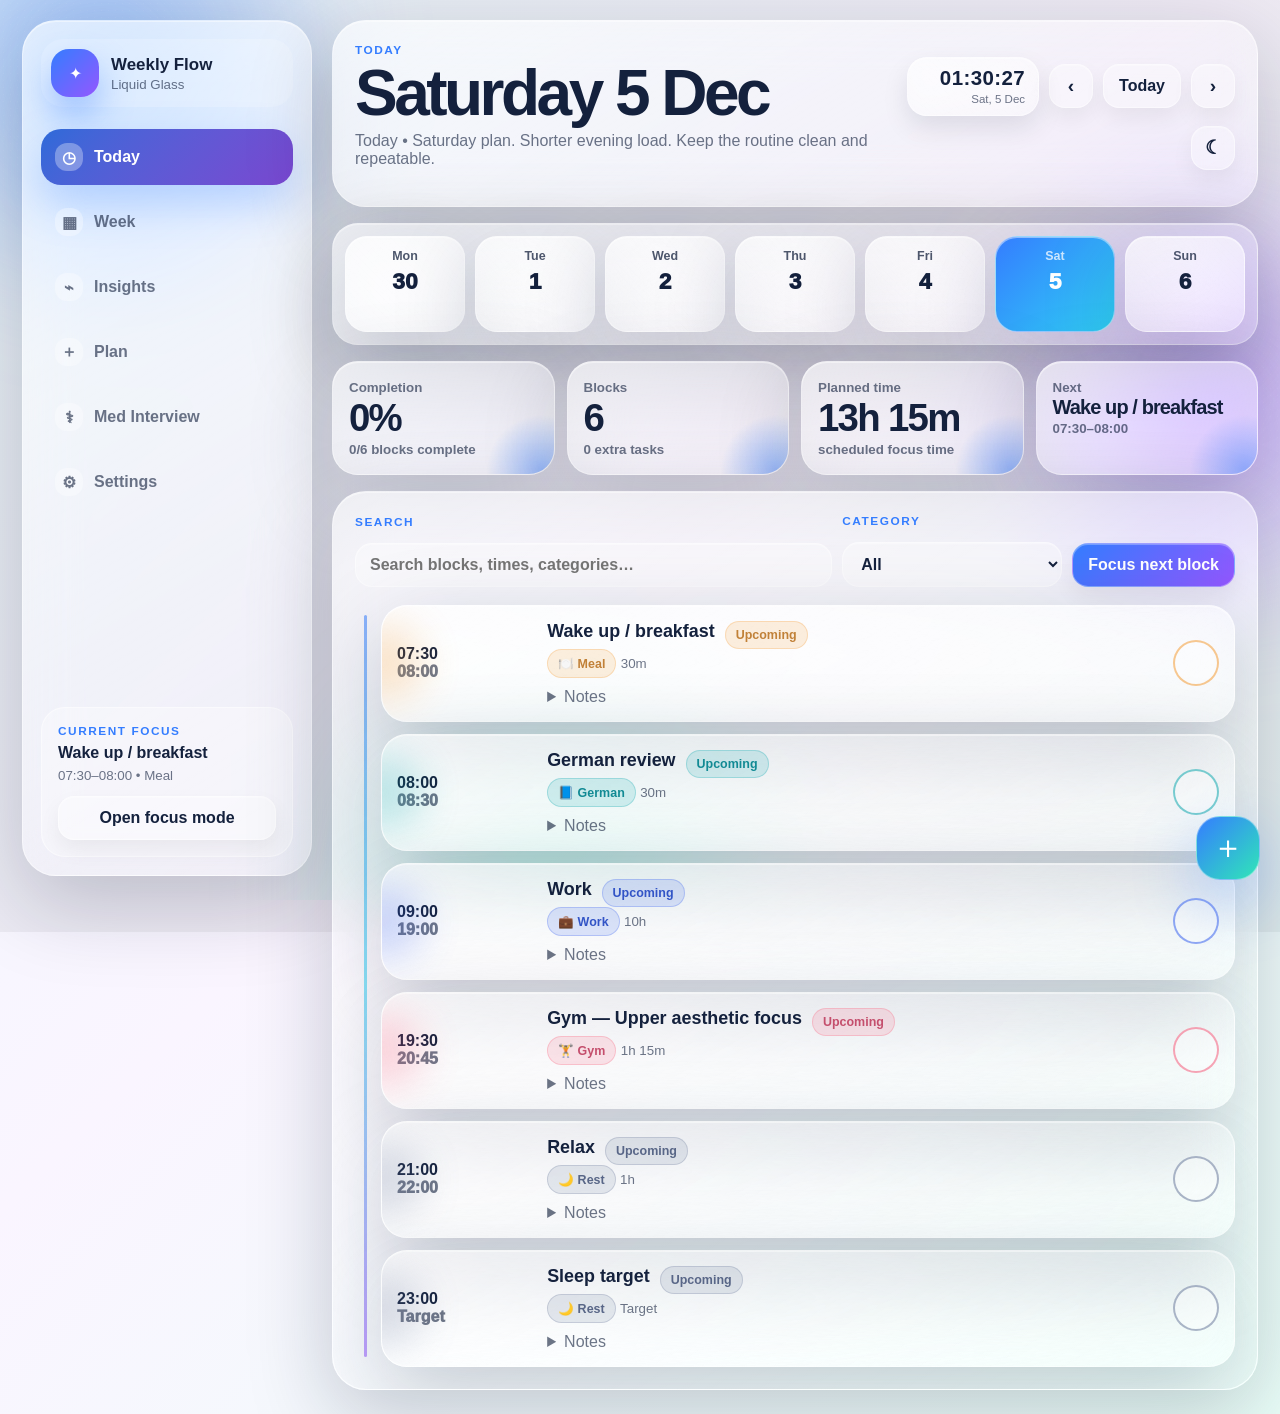
<file: index.html>
<!doctype html>
<html lang="en" data-theme="system">
<head>
  <meta charset="utf-8" />
  <meta name="viewport" content="width=device-width, initial-scale=1, viewport-fit=cover" />
  <meta name="theme-color" content="#EFFAFF" media="(prefers-color-scheme: light)" />
  <meta name="theme-color" content="#090C17" media="(prefers-color-scheme: dark)" />
  <title>Weekly Flow — Liquid Glass</title>
  <meta name="description" content="A Liquid Glass weekly timetable and progress web app." />
  <meta name="application-name" content="Weekly Flow" />
  <meta name="apple-mobile-web-app-capable" content="yes" />
  <meta name="apple-mobile-web-app-title" content="Weekly Flow" />
  <meta name="apple-mobile-web-app-status-bar-style" content="black-translucent" />
  <meta name="mobile-web-app-capable" content="yes" />
  <meta name="format-detection" content="telephone=no" />
  <link rel="manifest" href="manifest.json" />
  <link rel="icon" type="image/png" sizes="192x192" href="icon-192.png" />
  <link rel="icon" type="image/png" sizes="512x512" href="icon-512.png" />
  <link rel="apple-touch-icon" sizes="180x180" href="icon-180.png" />
  <link rel="apple-touch-startup-image" media="(device-width: 390px) and (device-height: 844px) and (-webkit-device-pixel-ratio: 3)" href="splash-1170x2532.png" />
  <link rel="apple-touch-startup-image" media="(device-width: 430px) and (device-height: 932px) and (-webkit-device-pixel-ratio: 3)" href="splash-1290x2796.png" />
  <link rel="apple-touch-startup-image" media="(device-width: 393px) and (device-height: 852px) and (-webkit-device-pixel-ratio: 3)" href="splash-1179x2556.png" />
  <link rel="apple-touch-startup-image" media="(device-width: 834px) and (device-height: 1194px) and (-webkit-device-pixel-ratio: 2)" href="splash-1668x2388.png" />
  <link rel="apple-touch-startup-image" media="(device-width: 1024px) and (device-height: 1366px) and (-webkit-device-pixel-ratio: 2)" href="splash-2048x2732.png" />
  <link rel="stylesheet" href="styles.css" />
</head>
<body>
  <div id="wallpaperLayer" class="wallpaper-layer" aria-hidden="true"></div>
  <div class="aurora" aria-hidden="true">
    <span class="orb orb-a"></span>
    <span class="orb orb-b"></span>
    <span class="orb orb-c"></span>
    <span class="grain"></span>
  </div>

  <div id="app" class="app-shell">
    <aside class="sidebar glass-panel">
      <button class="brand" data-action="tab" data-tab="today" aria-label="Go to today">
        <span class="brand-mark">✦</span>
        <span>
          <strong>Weekly Flow</strong>
          <small>Liquid Glass</small>
        </span>
      </button>

      <nav class="tab-nav" aria-label="Main sections">
        <button class="nav-item active" data-action="tab" data-tab="today"><span>◷</span>Today</button>
        <button class="nav-item" data-action="tab" data-tab="week"><span>▦</span>Week</button>
        <button class="nav-item" data-action="tab" data-tab="insights"><span>⌁</span>Insights</button>
        <button class="nav-item" data-action="tab" data-tab="plan"><span>＋</span>Plan</button>
        <button class="nav-item" data-action="tab" data-tab="med"><span>⚕</span>Med Interview</button>
        <button class="nav-item" data-action="tab" data-tab="settings"><span>⚙</span>Settings</button>
      </nav>

      <div class="mini-card">
        <p class="eyebrow">Current focus</p>
        <strong id="sidebarFocusTitle">—</strong>
        <small id="sidebarFocusMeta">No upcoming block</small>
        <button class="soft-button full" data-action="open-focus">Open focus mode</button>
      </div>
    </aside>

    <main class="main">
      <header class="topbar glass-panel">
        <div>
          <p class="eyebrow">Today</p>
          <h1 id="headlineDate">Weekly plan</h1>
          <p id="headlineSub" class="muted">Your day in a calm, structured timeline.</p>
        </div>
        <div class="top-actions">
          <div class="live-clock" aria-label="Live clock">
            <strong id="liveClockTime">--:--</strong>
            <small id="liveClockDate">Loading</small>
          </div>
          <button class="icon-button" data-action="prev-week" title="Previous week">‹</button>
          <button class="soft-button" data-action="go-today">Today</button>
          <button class="icon-button" data-action="next-week" title="Next week">›</button>
          <button class="icon-button" data-action="toggle-theme" title="Toggle theme">☾</button>
        </div>
      </header>

      <section class="date-strip glass-panel" id="dateStrip" aria-label="Week days"></section>

      <section class="stats-grid" id="statsGrid" aria-label="Daily summary"></section>

      <section class="content glass-panel" id="content" aria-live="polite"></section>
    </main>
  </div>

  <button class="floating-add" data-action="tab" data-tab="plan" title="Add extra task">＋</button>

  <dialog id="focusDialog" class="focus-dialog glass-panel">
    <button class="dialog-close" data-action="close-focus" aria-label="Close focus mode">×</button>
    <div id="focusContent"></div>
  </dialog>

  <div id="toast" class="toast" role="status" aria-live="polite"></div>

  <script src="app.js"></script>
</body>
</html>
</file>
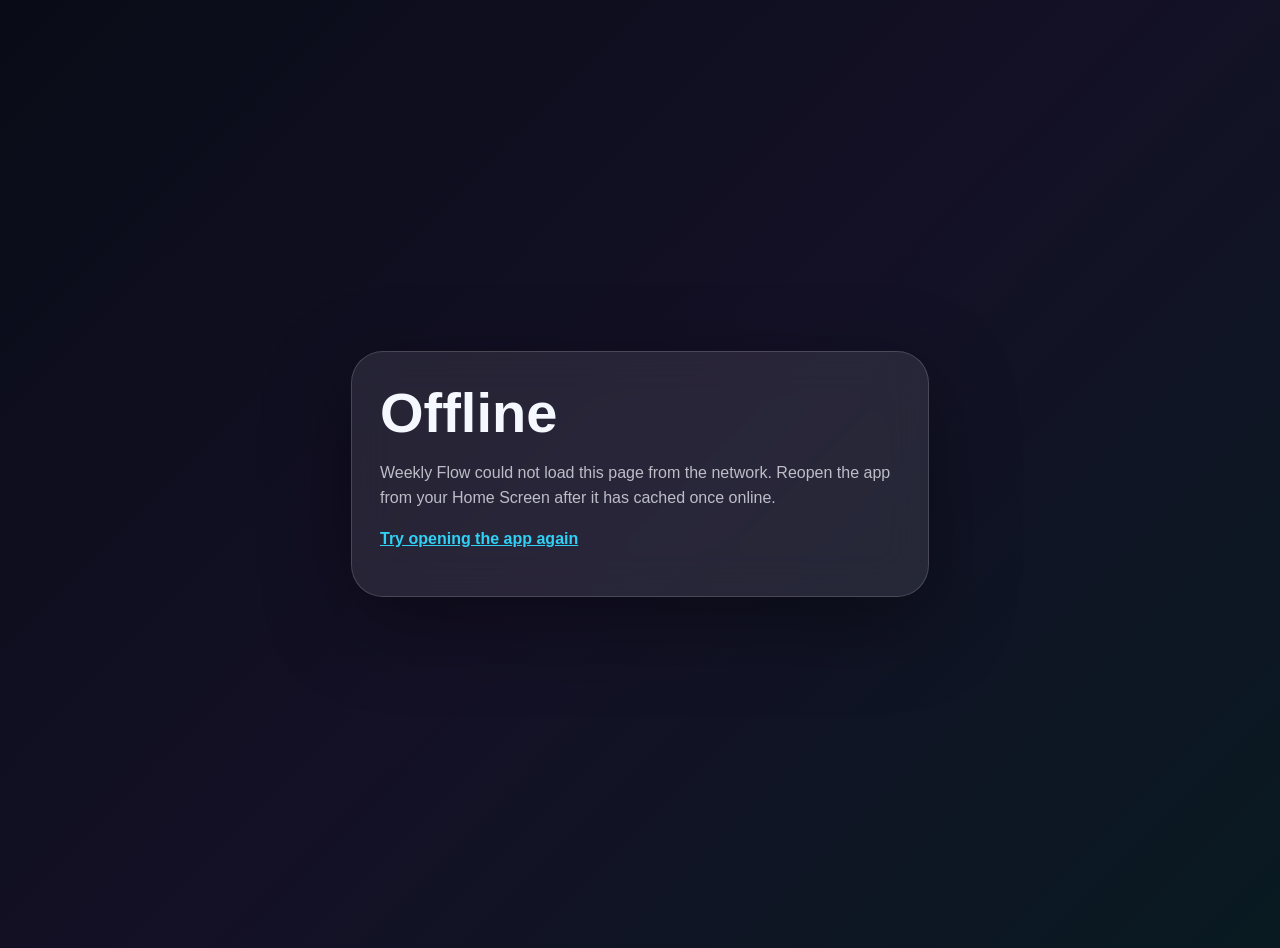
<file: offline.html>
<!doctype html>
<html lang="en">
<head>
  <meta charset="utf-8" />
  <meta name="viewport" content="width=device-width, initial-scale=1" />
  <title>Weekly Flow — Offline</title>
  <style>
    body{margin:0;min-height:100vh;display:grid;place-items:center;font-family:-apple-system,BlinkMacSystemFont,"Segoe UI",sans-serif;background:linear-gradient(135deg,#090C17,#141026,#091A21);color:#f6f8ff;padding:24px}
    .card{max-width:520px;padding:28px;border:1px solid rgba(255,255,255,.16);border-radius:32px;background:rgba(255,255,255,.09);backdrop-filter:blur(22px);box-shadow:0 26px 85px rgba(0,0,0,.38)}
    h1{margin:0 0 8px;font-size:clamp(2rem,8vw,3.5rem)}p{line-height:1.55;color:rgba(246,248,255,.72)}a{color:#30D1F5;font-weight:800}
  </style>
</head>
<body><main class="card"><h1>Offline</h1><p>Weekly Flow could not load this page from the network. Reopen the app from your Home Screen after it has cached once online.</p><p><a href="./index.html">Try opening the app again</a></p></main></body>
</html>
</file>
<file: styles.css>
:root {
  color-scheme: light dark;
  --accent: #347DFF;
  --cyan: #30D1F5;
  --violet: #9457FF;
  --mint: #30E6B8;
  --light-start: #EFFAFF;
  --light-middle: #FAF5FF;
  --light-end: #EBFFF9;
  --dark-start: #090C17;
  --dark-middle: #141026;
  --dark-end: #091A21;
  --work: #3B63ED;
  --gym: #F55C7A;
  --german: #12A8AD;
  --piano: #9C6BF0;
  --meal: #F29C36;
  --rest: #6B7A9C;
  --radius-xl: 34px;
  --radius-lg: 26px;
  --radius-md: 18px;
  --shadow: 0 26px 85px rgba(13, 21, 48, .22);
  --glass-border: rgba(255,255,255,.46);
  --glass-border-dark: rgba(255,255,255,.12);
  --text: #14213d;
  --muted: rgba(20,33,61,.62);
  --surface: rgba(255,255,255,.56);
  --surface-strong: rgba(255,255,255,.74);
  --surface-soft: rgba(255,255,255,.32);
  --timeline: rgba(30, 48, 86, .13);
  --danger: #ff4d6d;
}

[data-theme="dark"] {
  color-scheme: dark;
  --text: #f6f8ff;
  --muted: rgba(246,248,255,.66);
  --surface: rgba(14, 20, 38, .52);
  --surface-strong: rgba(19, 27, 50, .76);
  --surface-soft: rgba(255,255,255,.08);
  --glass-border: var(--glass-border-dark);
  --timeline: rgba(255,255,255,.13);
  --shadow: 0 26px 95px rgba(0,0,0,.38);
}

@media (prefers-color-scheme: dark) {
  [data-theme="system"] {
    color-scheme: dark;
    --text: #f6f8ff;
    --muted: rgba(246,248,255,.66);
    --surface: rgba(14, 20, 38, .52);
    --surface-strong: rgba(19, 27, 50, .76);
    --surface-soft: rgba(255,255,255,.08);
    --glass-border: var(--glass-border-dark);
    --timeline: rgba(255,255,255,.13);
    --shadow: 0 26px 95px rgba(0,0,0,.38);
  }
}

* { box-sizing: border-box; }
html { scroll-behavior: smooth; }
body {
  min-height: 100vh;
  margin: 0;
  font-family: ui-rounded, -apple-system, BlinkMacSystemFont, "SF Pro Display", "Inter", "Segoe UI", sans-serif;
  color: var(--text);
  background: linear-gradient(135deg, var(--light-start), var(--light-middle) 45%, var(--light-end));
  overflow-x: hidden;
}

[data-theme="dark"] body,
body:has([data-theme="dark"]) {
  background: linear-gradient(135deg, var(--dark-start), var(--dark-middle) 45%, var(--dark-end));
}

@media (prefers-color-scheme: dark) {
  [data-theme="system"] body {
    background: linear-gradient(135deg, var(--dark-start), var(--dark-middle) 45%, var(--dark-end));
  }
}


/* Lightweight wallpaper layer: static, no animation, so it keeps the original app speed. */
.wallpaper-layer {
  position: fixed;
  inset: -2%;
  z-index: -4;
  pointer-events: none;
  background-position: center;
  background-size: cover;
  background-repeat: no-repeat;
  opacity: var(--wallpaper-opacity, 0);
  filter: blur(var(--wallpaper-blur, 0px));
  transform: scale(1.03);
  transition: opacity .25s ease, filter .25s ease;
}
.wallpaper-layer::after {
  content: "";
  position: absolute;
  inset: 0;
  background: rgba(8, 10, 18, var(--wallpaper-overlay, 0));
}
body.has-wallpaper .aurora {
  opacity: .72;
}
.live-clock {
  min-width: 132px;
  padding: 10px 13px;
  border-radius: 20px;
  text-align: right;
  background: linear-gradient(150deg, rgba(255,255,255,.56), rgba(255,255,255,.22));
  border: 1px solid var(--glass-border);
  box-shadow: inset 0 1px 0 rgba(255,255,255,.38), 0 12px 26px rgba(13,21,48,.10);
  backdrop-filter: blur(14px) saturate(130%);
  -webkit-backdrop-filter: blur(14px) saturate(130%);
}
.live-clock strong {
  display: block;
  font-size: 1.28rem;
  line-height: 1;
  letter-spacing: .02em;
}
.live-clock small {
  display: block;
  margin-top: 4px;
  font-size: .72rem;
  white-space: nowrap;
}
.wallpaper-preview {
  min-height: 160px;
  border-radius: 24px;
  overflow: hidden;
  border: 1px solid var(--glass-border);
  background:
    linear-gradient(135deg, rgba(255,255,255,.58), rgba(255,255,255,.22)),
    radial-gradient(circle at 20% 15%, var(--accent), transparent 35%),
    radial-gradient(circle at 85% 30%, var(--violet), transparent 34%),
    radial-gradient(circle at 45% 90%, var(--mint), transparent 36%);
  background-size: cover;
  background-position: center;
  box-shadow: inset 0 1px 0 rgba(255,255,255,.35);
  position: relative;
}
.wallpaper-preview::after {
  content: "4:3 wallpaper preview";
  position: absolute;
  left: 14px;
  bottom: 12px;
  padding: 6px 10px;
  border-radius: 999px;
  font-weight: 800;
  font-size: .78rem;
  color: white;
  background: rgba(0,0,0,.28);
  backdrop-filter: blur(10px);
  -webkit-backdrop-filter: blur(10px);
}
.range-grid {
  display: grid;
  grid-template-columns: repeat(3, minmax(0,1fr));
  gap: 12px;
}
.range-control input[type="range"] { padding: 0; box-shadow: none; accent-color: var(--accent); }
@media (max-width: 820px) {
  .live-clock { min-width: 112px; padding: 9px 11px; }
  .live-clock strong { font-size: 1.08rem; }
  .live-clock small { font-size: .66rem; }
  .range-grid { grid-template-columns: 1fr; }
}
@media (max-width: 560px) {
  .top-actions { width: 100%; justify-content: space-between; }
  .live-clock { order: -1; width: 100%; text-align: left; }
}

button, input, select, textarea {
  font: inherit;
}
button {
  color: inherit;
  border: 0;
  cursor: pointer;
  -webkit-tap-highlight-color: transparent;
}
input, select, textarea {
  width: 100%;
  color: var(--text);
  background: var(--surface-soft);
  border: 1px solid var(--glass-border);
  border-radius: 17px;
  outline: 0;
  padding: 12px 14px;
  box-shadow: inset 0 1px 0 rgba(255,255,255,.28);
}
textarea { min-height: 104px; resize: vertical; }
label { display: grid; gap: 8px; font-weight: 700; }
small, .muted { color: var(--muted); }

.aurora {
  position: fixed;
  inset: 0;
  overflow: hidden;
  z-index: -2;
  pointer-events: none;
}
.orb {
  position: absolute;
  width: 46vmax;
  height: 46vmax;
  border-radius: 999px;
  filter: blur(42px);
  opacity: .45;
  mix-blend-mode: screen;
  transform: translate3d(0,0,0);
  animation: floaty 18s ease-in-out infinite alternate;
}
.orb-a { background: radial-gradient(circle, var(--accent), transparent 64%); left: -15vmax; top: -18vmax; }
.orb-b { background: radial-gradient(circle, var(--violet), transparent 63%); right: -18vmax; top: 8vmax; animation-delay: -6s; }
.orb-c { background: radial-gradient(circle, var(--mint), transparent 66%); left: 20vmax; bottom: -22vmax; animation-delay: -10s; }
.grain {
  position: absolute;
  inset: 0;
  opacity: .06;
  background-image: radial-gradient(rgba(255,255,255,.9) .7px, transparent .7px);
  background-size: 7px 7px;
}
@keyframes floaty {
  from { transform: translate(-3%, 2%) scale(1); }
  to { transform: translate(7%, -5%) scale(1.08); }
}

.app-shell {
  width: min(1500px, 100%);
  margin: 0 auto;
  padding: max(20px, env(safe-area-inset-top)) 22px max(24px, env(safe-area-inset-bottom));
  display: grid;
  grid-template-columns: 290px minmax(0, 1fr);
  gap: 20px;
}
.glass-panel, .glass-card, .date-card, .timeline-card, .stat-card {
  background: linear-gradient(150deg, rgba(255,255,255,.64), rgba(255,255,255,.24));
  border: 1px solid var(--glass-border);
  box-shadow: var(--shadow), inset 0 1px 0 rgba(255,255,255,.45);
  backdrop-filter: blur(26px) saturate(145%);
  -webkit-backdrop-filter: blur(26px) saturate(145%);
}
[data-theme="dark"] .glass-panel,
[data-theme="dark"] .glass-card,
[data-theme="dark"] .date-card,
[data-theme="dark"] .timeline-card,
[data-theme="dark"] .stat-card {
  background: linear-gradient(150deg, rgba(26,35,64,.72), rgba(11,16,32,.38));
  box-shadow: var(--shadow), inset 0 1px 0 rgba(255,255,255,.1);
}
@media (prefers-color-scheme: dark) {
  [data-theme="system"] .glass-panel,
  [data-theme="system"] .glass-card,
  [data-theme="system"] .date-card,
  [data-theme="system"] .timeline-card,
  [data-theme="system"] .stat-card {
    background: linear-gradient(150deg, rgba(26,35,64,.72), rgba(11,16,32,.38));
    box-shadow: var(--shadow), inset 0 1px 0 rgba(255,255,255,.1);
  }
}
.sidebar {
  position: sticky;
  top: 20px;
  align-self: start;
  min-height: calc(100vh - 44px);
  border-radius: var(--radius-xl);
  padding: 18px;
  display: flex;
  flex-direction: column;
  gap: 22px;
}
.brand {
  display: flex;
  align-items: center;
  gap: 12px;
  width: 100%;
  padding: 10px;
  text-align: left;
  border-radius: 22px;
  background: rgba(255,255,255,.18);
}
.brand-mark {
  width: 48px;
  height: 48px;
  display: grid;
  place-items: center;
  border-radius: 18px;
  color: white;
  background: linear-gradient(135deg, var(--accent), var(--violet));
  box-shadow: 0 18px 35px color-mix(in srgb, var(--accent) 42%, transparent);
}
.brand strong { display: block; font-size: 1.06rem; }
.brand small { display: block; margin-top: 2px; }
.tab-nav { display: grid; gap: 9px; }
.nav-item {
  display: flex;
  align-items: center;
  gap: 11px;
  padding: 14px;
  border-radius: 20px;
  background: transparent;
  color: var(--muted);
  font-weight: 800;
  transition: transform .22s ease, background .22s ease, color .22s ease;
}
.nav-item span {
  width: 28px;
  height: 28px;
  display: grid;
  place-items: center;
  border-radius: 12px;
  background: var(--surface-soft);
}
.nav-item:hover { transform: translateX(4px); background: var(--surface-soft); color: var(--text); }
.nav-item.active {
  color: white;
  background: linear-gradient(135deg, color-mix(in srgb, var(--accent) 85%, black), color-mix(in srgb, var(--violet) 82%, black));
  box-shadow: 0 18px 44px color-mix(in srgb, var(--accent) 28%, transparent);
}
.mini-card {
  margin-top: auto;
  padding: 16px;
  border-radius: 24px;
  background: var(--surface-soft);
  border: 1px solid var(--glass-border);
}
.mini-card strong { display: block; font-size: 1rem; margin: 4px 0; }
.main { min-width: 0; display: grid; gap: 16px; }
.topbar {
  border-radius: var(--radius-xl);
  padding: 22px;
  display: flex;
  justify-content: space-between;
  align-items: center;
  gap: 16px;
}
.eyebrow {
  margin: 0 0 6px;
  color: var(--accent);
  text-transform: uppercase;
  letter-spacing: .13em;
  font-size: .74rem;
  font-weight: 900;
}
h1, h2, h3, p { margin-top: 0; }
h1 { margin-bottom: 8px; font-size: clamp(2rem, 5vw, 4rem); line-height: .95; letter-spacing: -.055em; }
h2 { font-size: clamp(1.35rem, 2vw, 2.1rem); letter-spacing: -.035em; }
h3 { margin-bottom: 8px; }
.top-actions { display: flex; align-items: center; gap: 10px; flex-wrap: wrap; justify-content: flex-end; }
.icon-button, .soft-button, .primary-button, .danger-button {
  min-height: 44px;
  border-radius: 16px;
  padding: 0 15px;
  background: var(--surface-soft);
  border: 1px solid var(--glass-border);
  box-shadow: inset 0 1px 0 rgba(255,255,255,.28), 0 10px 22px rgba(0,0,0,.06);
  font-weight: 900;
  transition: transform .18s ease, filter .18s ease, background .18s ease;
}
.icon-button { width: 44px; padding: 0; font-size: 1.2rem; }
.primary-button {
  color: white;
  background: linear-gradient(135deg, var(--accent), var(--violet));
  border-color: rgba(255,255,255,.35);
}
.danger-button { color: white; background: linear-gradient(135deg, var(--danger), #ff8a8a); }
.soft-button.full, .primary-button.full, .danger-button.full { width: 100%; margin-top: 12px; }
.icon-button:hover, .soft-button:hover, .primary-button:hover, .danger-button:hover { transform: translateY(-2px); filter: brightness(1.04); }
.icon-button:active, .soft-button:active, .primary-button:active, .danger-button:active { transform: translateY(1px) scale(.98); }
.date-strip {
  display: grid;
  grid-template-columns: repeat(7, minmax(0, 1fr));
  gap: 10px;
  padding: 12px;
  border-radius: var(--radius-lg);
}
.date-card {
  border-radius: 22px;
  padding: 12px 10px;
  text-align: center;
  min-height: 96px;
  position: relative;
  overflow: hidden;
  transition: transform .22s ease, border-color .22s ease;
}
.date-card:hover { transform: translateY(-3px); }
.date-card.active {
  color: white;
  border-color: rgba(255,255,255,.5);
  background: linear-gradient(135deg, var(--accent), var(--cyan));
}
.date-card.today:not(.active)::after {
  content: "Today";
  position: absolute;
  top: 8px;
  right: 8px;
  font-size: .62rem;
  font-weight: 900;
  color: var(--accent);
}
.day-name { display: block; color: inherit; opacity: .75; font-size: .78rem; font-weight: 900; }
.day-num { display: block; margin: 5px 0; font-size: 1.42rem; font-weight: 950; }
.day-progress { height: 6px; border-radius: 999px; background: rgba(0,0,0,.08); overflow: hidden; }
.date-card.active .day-progress { background: rgba(255,255,255,.28); }
.day-progress > span { display: block; height: 100%; width: 0; background: currentColor; opacity: .65; border-radius: inherit; transition: width .45s ease; }
.stats-grid { display: grid; grid-template-columns: repeat(4, minmax(0, 1fr)); gap: 12px; }
.stat-card {
  border-radius: var(--radius-lg);
  padding: 16px;
  min-height: 112px;
  overflow: hidden;
  position: relative;
}
.stat-card::after {
  content: "";
  position: absolute;
  width: 120px;
  height: 120px;
  right: -48px;
  bottom: -56px;
  border-radius: 999px;
  background: radial-gradient(circle, color-mix(in srgb, var(--accent) 45%, transparent), transparent 65%);
}
.stat-card strong { display: block; font-size: clamp(1.5rem, 4vw, 2.4rem); letter-spacing: -.045em; }
.stat-card small { font-weight: 800; }
.content { border-radius: var(--radius-xl); padding: 22px; min-height: 520px; overflow: hidden; }
.view { animation: rise .35s cubic-bezier(.2,.9,.2,1); }
@keyframes rise { from { opacity: 0; transform: translateY(12px); } to { opacity: 1; transform: translateY(0); } }
.toolbar { display: grid; grid-template-columns: minmax(0, 1.4fr) 220px auto; gap: 10px; align-items: end; margin-bottom: 18px; }
.timeline { position: relative; display: grid; gap: 12px; padding-left: 26px; }
.timeline::before {
  content: "";
  position: absolute;
  left: 9px;
  top: 10px;
  bottom: 10px;
  width: 3px;
  border-radius: 999px;
  background: linear-gradient(var(--accent), var(--cyan), var(--violet));
  opacity: .55;
}
.timeline-card {
  position: relative;
  display: grid;
  grid-template-columns: minmax(80px, .22fr) minmax(0, 1fr) auto;
  gap: 16px;
  align-items: center;
  border-radius: var(--radius-lg);
  padding: 15px;
  overflow: hidden;
  transition: transform .2s ease, opacity .2s ease, border-color .2s ease;
}
.timeline-card:hover { transform: translateY(-3px); }
.timeline-card::before {
  content: "";
  position: absolute;
  left: -35px;
  width: 75px;
  height: 75px;
  border-radius: 999px;
  background: var(--cat-color, var(--accent));
  filter: blur(20px);
  opacity: .26;
}
.timeline-dot {
  position: absolute;
  left: -24px;
  top: 24px;
  width: 17px;
  height: 17px;
  border-radius: 999px;
  background: var(--cat-color, var(--accent));
  border: 3px solid color-mix(in srgb, var(--cat-color, var(--accent)) 24%, white);
  box-shadow: 0 0 0 7px color-mix(in srgb, var(--cat-color, var(--accent)) 14%, transparent);
}
.time-block { font-weight: 950; color: var(--muted); }
.time-block strong { display: block; color: var(--text); }
.category-pill, .badge {
  display: inline-flex;
  align-items: center;
  gap: 6px;
  padding: 6px 10px;
  border-radius: 999px;
  background: color-mix(in srgb, var(--cat-color, var(--accent)) 16%, transparent);
  color: color-mix(in srgb, var(--cat-color, var(--accent)) 78%, var(--text));
  border: 1px solid color-mix(in srgb, var(--cat-color, var(--accent)) 26%, transparent);
  font-weight: 900;
  font-size: .78rem;
}
.title-row { display: flex; align-items: center; gap: 10px; flex-wrap: wrap; }
.block-title { margin: 0 0 6px; font-size: 1.12rem; }
.check-button {
  width: 46px;
  height: 46px;
  border-radius: 999px;
  display: grid;
  place-items: center;
  background: var(--surface-soft);
  border: 2px solid color-mix(in srgb, var(--cat-color, var(--accent)) 55%, transparent);
  font-weight: 950;
  font-size: 1.1rem;
  transition: transform .18s ease, background .2s ease;
}
.check-button.done {
  color: white;
  background: linear-gradient(135deg, var(--cat-color, var(--accent)), color-mix(in srgb, var(--cat-color, var(--accent)) 52%, #fff));
}
.timeline-card.complete { opacity: .64; }
.timeline-card.complete .block-title { text-decoration: line-through; }
.timeline-card.now { border-color: color-mix(in srgb, var(--accent) 55%, white); box-shadow: 0 18px 52px color-mix(in srgb, var(--accent) 20%, transparent), inset 0 1px 0 rgba(255,255,255,.4); }
.two-col { display: grid; grid-template-columns: minmax(0, 1.25fr) minmax(280px, .75fr); gap: 14px; align-items: start; }
.card-grid { display: grid; grid-template-columns: repeat(2, minmax(0, 1fr)); gap: 12px; }
.glass-card { border-radius: var(--radius-lg); padding: 18px; }
.week-card {
  min-height: 150px;
  display: grid;
  gap: 10px;
}
.progress-ring {
  width: 72px;
  height: 72px;
  border-radius: 999px;
  display: grid;
  place-items: center;
  background: conic-gradient(var(--accent) calc(var(--value) * 1%), rgba(0,0,0,.09) 0);
  position: relative;
  font-weight: 950;
}
.progress-ring::before {
  content: "";
  position: absolute;
  inset: 8px;
  border-radius: inherit;
  background: var(--surface-strong);
}
.progress-ring span { position: relative; }
.bars { display: grid; gap: 12px; }
.bar-row { display: grid; grid-template-columns: 96px 1fr 48px; gap: 12px; align-items: center; }
.bar-track { height: 14px; border-radius: 999px; background: var(--surface-soft); overflow: hidden; }
.bar-fill { height: 100%; width: 0; border-radius: inherit; background: var(--cat-color, var(--accent)); transition: width .55s ease; }
.form-grid { display: grid; grid-template-columns: minmax(0, 1fr) 150px 150px auto; gap: 10px; align-items: end; }
.task-list { display: grid; gap: 10px; margin-top: 12px; }
.task-item { display: grid; grid-template-columns: auto 1fr auto; gap: 12px; align-items: center; padding: 12px; border-radius: 18px; background: var(--surface-soft); border: 1px solid var(--glass-border); }
.mood-grid { display: grid; grid-template-columns: repeat(5, minmax(0,1fr)); gap: 8px; }
.rating-button { padding: 12px 8px; border-radius: 16px; background: var(--surface-soft); border: 1px solid var(--glass-border); font-weight: 950; }
.rating-button.active { color: white; background: linear-gradient(135deg, var(--accent), var(--violet)); }
.settings-grid { display: grid; grid-template-columns: repeat(2, minmax(0, 1fr)); gap: 12px; }
.color-grid { display: grid; grid-template-columns: repeat(2, minmax(0, 1fr)); gap: 12px; }
.color-control { display: grid; grid-template-columns: 44px 1fr; gap: 10px; align-items: center; }
.color-swatch { width: 44px; height: 44px; border-radius: 16px; border: 1px solid var(--glass-border); box-shadow: inset 0 1px 0 rgba(255,255,255,.45), 0 10px 22px rgba(0,0,0,.08); }
.preset-row { display: flex; flex-wrap: wrap; gap: 8px; }
.note-box { margin-top: 10px; display: grid; gap: 8px; }
.empty {
  padding: 28px;
  text-align: center;
  border: 1px dashed var(--glass-border);
  border-radius: var(--radius-lg);
  background: var(--surface-soft);
}
.focus-dialog {
  width: min(560px, calc(100vw - 28px));
  border: 0;
  border-radius: 34px;
  padding: 24px;
  color: var(--text);
}
.focus-dialog::backdrop { background: rgba(3, 6, 18, .45); backdrop-filter: blur(10px); }
.dialog-close { position: absolute; top: 14px; right: 14px; width: 42px; height: 42px; border-radius: 999px; background: var(--surface-soft); font-size: 1.4rem; }
.focus-hero { padding: 14px 2px 0; }
.focus-icon { width: 82px; height: 82px; border-radius: 28px; display: grid; place-items: center; font-size: 2.2rem; color: white; background: linear-gradient(135deg, var(--accent), var(--violet)); box-shadow: 0 20px 55px color-mix(in srgb, var(--accent) 36%, transparent); }
.floating-add {
  position: fixed;
  right: max(20px, env(safe-area-inset-right));
  bottom: max(20px, env(safe-area-inset-bottom));
  width: 64px;
  height: 64px;
  border-radius: 24px;
  display: grid;
  place-items: center;
  color: white;
  font-size: 2rem;
  background: linear-gradient(135deg, var(--accent), var(--mint));
  box-shadow: 0 22px 62px color-mix(in srgb, var(--accent) 36%, transparent);
  border: 1px solid rgba(255,255,255,.38);
  z-index: 20;
}
.toast {
  position: fixed;
  left: 50%;
  bottom: max(22px, env(safe-area-inset-bottom));
  transform: translate(-50%, 24px);
  opacity: 0;
  z-index: 50;
  padding: 12px 16px;
  border-radius: 999px;
  color: white;
  background: rgba(10, 16, 32, .82);
  backdrop-filter: blur(20px);
  transition: opacity .22s ease, transform .22s ease;
  pointer-events: none;
  font-weight: 900;
}
.toast.show { opacity: 1; transform: translate(-50%, 0); }
.mobile-tabs { display: none; }

@media (max-width: 1000px) {
  .app-shell { grid-template-columns: 1fr; padding: 14px; }
  .sidebar { position: static; min-height: auto; flex-direction: row; align-items: center; border-radius: 28px; overflow-x: auto; }
  .brand { width: auto; min-width: 210px; }
  .tab-nav { grid-auto-flow: column; grid-auto-columns: max-content; overflow-x: auto; display: grid; }
  .mini-card { display: none; }
  .nav-item { white-space: nowrap; }
  .stats-grid { grid-template-columns: repeat(2, minmax(0,1fr)); }
  .two-col { grid-template-columns: 1fr; }
  .toolbar { grid-template-columns: 1fr; }
}
@media (max-width: 720px) {
  .app-shell { padding: 12px; padding-bottom: 92px; }
  .sidebar { display: none; }
  .topbar { align-items: flex-start; flex-direction: column; padding: 18px; border-radius: 28px; }
  .top-actions { width: 100%; justify-content: space-between; }
  .date-strip { grid-template-columns: repeat(7, minmax(64px,1fr)); overflow-x: auto; padding: 8px; }
  .date-card { min-width: 68px; min-height: 86px; padding: 10px 8px; }
  .stats-grid { grid-template-columns: repeat(2, minmax(0,1fr)); }
  .stat-card { min-height: 96px; padding: 14px; }
  .content { padding: 14px; border-radius: 28px; }
  .timeline { padding-left: 20px; }
  .timeline::before { left: 7px; }
  .timeline-card { grid-template-columns: 1fr auto; gap: 10px; padding: 14px; }
  .timeline-dot { left: -21px; top: 21px; }
  .time-block { grid-column: 1 / -1; display: flex; justify-content: space-between; gap: 8px; }
  .card-grid, .settings-grid, .color-grid { grid-template-columns: 1fr; }
  .form-grid { grid-template-columns: 1fr; }
  .bar-row { grid-template-columns: 76px 1fr 42px; }
  .floating-add { width: 58px; height: 58px; border-radius: 21px; }
}

@supports not (backdrop-filter: blur(1px)) {
  .glass-panel, .glass-card, .date-card, .timeline-card, .stat-card { background: var(--surface-strong); }
}

.status-pill {
  margin: 10px 0 14px;
  padding: 12px 14px;
  border-radius: 18px;
  background: color-mix(in srgb, var(--accent) 14%, transparent);
  border: 1px solid color-mix(in srgb, var(--accent) 28%, var(--glass-border));
  color: var(--text);
  font-weight: 850;
}
.install-steps {
  margin: 16px 0 0;
  padding-left: 1.3rem;
  color: var(--muted);
  line-height: 1.55;
}
.install-steps li { margin: 8px 0; }
@media (display-mode: standalone) {
  .floating-add { bottom: max(28px, env(safe-area-inset-bottom)); }
}

/* Upgrade 01: lightweight Med Interview tab. Kept deliberately simple for mobile performance. */
.med-view { gap: 18px; }
.med-hero {
  display: flex;
  align-items: center;
  justify-content: space-between;
  gap: 18px;
  padding: 4px 2px 8px;
}
.med-hero h2 { margin: 0 0 6px; font-size: clamp(1.8rem, 4vw, 3rem); }
.med-progress { flex: 0 0 auto; }
.pill-tabs {
  display: flex;
  gap: 8px;
  overflow-x: auto;
  padding: 4px 2px 10px;
  scrollbar-width: none;
}
.pill-tabs::-webkit-scrollbar { display: none; }
.pill-tab {
  appearance: none;
  border: 1px solid var(--glass-border);
  border-radius: 999px;
  background: var(--surface-soft);
  color: var(--text);
  padding: 10px 14px;
  font-weight: 850;
  white-space: nowrap;
  cursor: pointer;
  transition: transform .16s ease, background .16s ease, border-color .16s ease;
}
.pill-tab:hover { transform: translateY(-1px); }
.pill-tab.active {
  color: white;
  background: linear-gradient(135deg, var(--accent), var(--violet));
  border-color: transparent;
  box-shadow: 0 10px 24px rgba(52, 125, 255, .20);
}
.sub-tabs { margin: 12px 0 4px; }
.med-card { overflow: hidden; }
.med-checklist, .story-list, .super-list, .number-list, .med-grid-single {
  display: grid;
  gap: 10px;
  margin-top: 14px;
}
.med-check {
  display: grid;
  grid-template-columns: auto 1fr;
  gap: 11px;
  align-items: start;
  padding: 12px;
  border-radius: 18px;
  background: var(--surface-soft);
  border: 1px solid rgba(255,255,255,.18);
}
.med-check.done span { text-decoration: line-through; opacity: .68; }
.med-cards { align-items: stretch; }
.mini-note {
  padding: 12px 13px;
  border-radius: 18px;
  background: var(--surface-soft);
  border: 1px solid rgba(255,255,255,.16);
  color: var(--muted);
}
.number-list > div {
  display: grid;
  grid-template-columns: 38px 1fr;
  gap: 12px;
  align-items: start;
  padding: 12px;
  border-radius: 18px;
  background: var(--surface-soft);
}
.number-list strong {
  display: grid;
  place-items: center;
  width: 32px;
  height: 32px;
  border-radius: 12px;
  color: white;
  background: linear-gradient(135deg, var(--accent), var(--cyan));
}
.story-row, .super-item {
  padding: 14px;
  border-radius: 20px;
  background: var(--surface-soft);
  border: 1px solid rgba(255,255,255,.16);
}
.story-row { display: grid; gap: 5px; }
.story-row span, .super-item p { color: var(--muted); }
.super-item h3 { margin: 0 0 6px; }
.super-item textarea {
  width: 100%;
  min-height: 76px;
  margin-top: 10px;
  resize: vertical;
}
@media (max-width: 760px) {
  .med-hero { align-items: flex-start; }
  .med-progress { transform: scale(.9); transform-origin: top right; }
  .pill-tab { padding: 9px 12px; font-size: .9rem; }
  .med-check { padding: 11px; }
}
</file>
